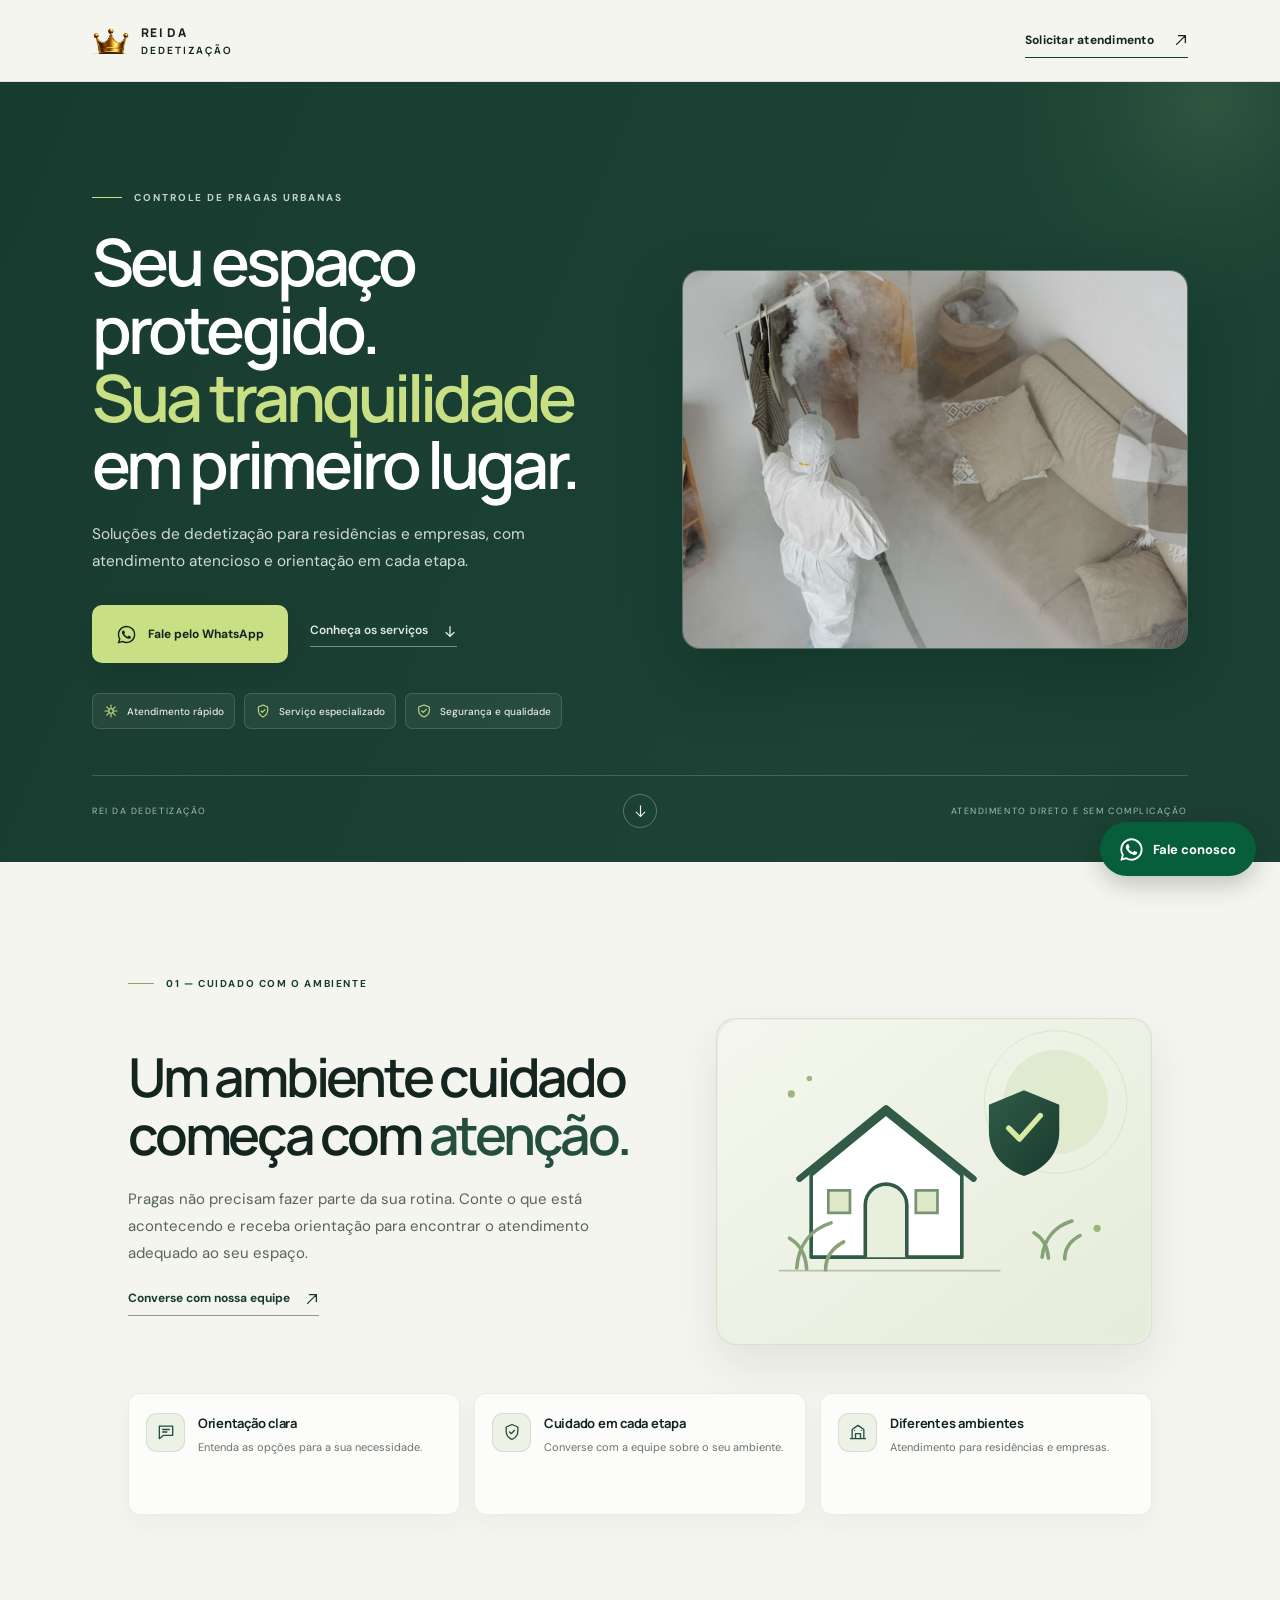
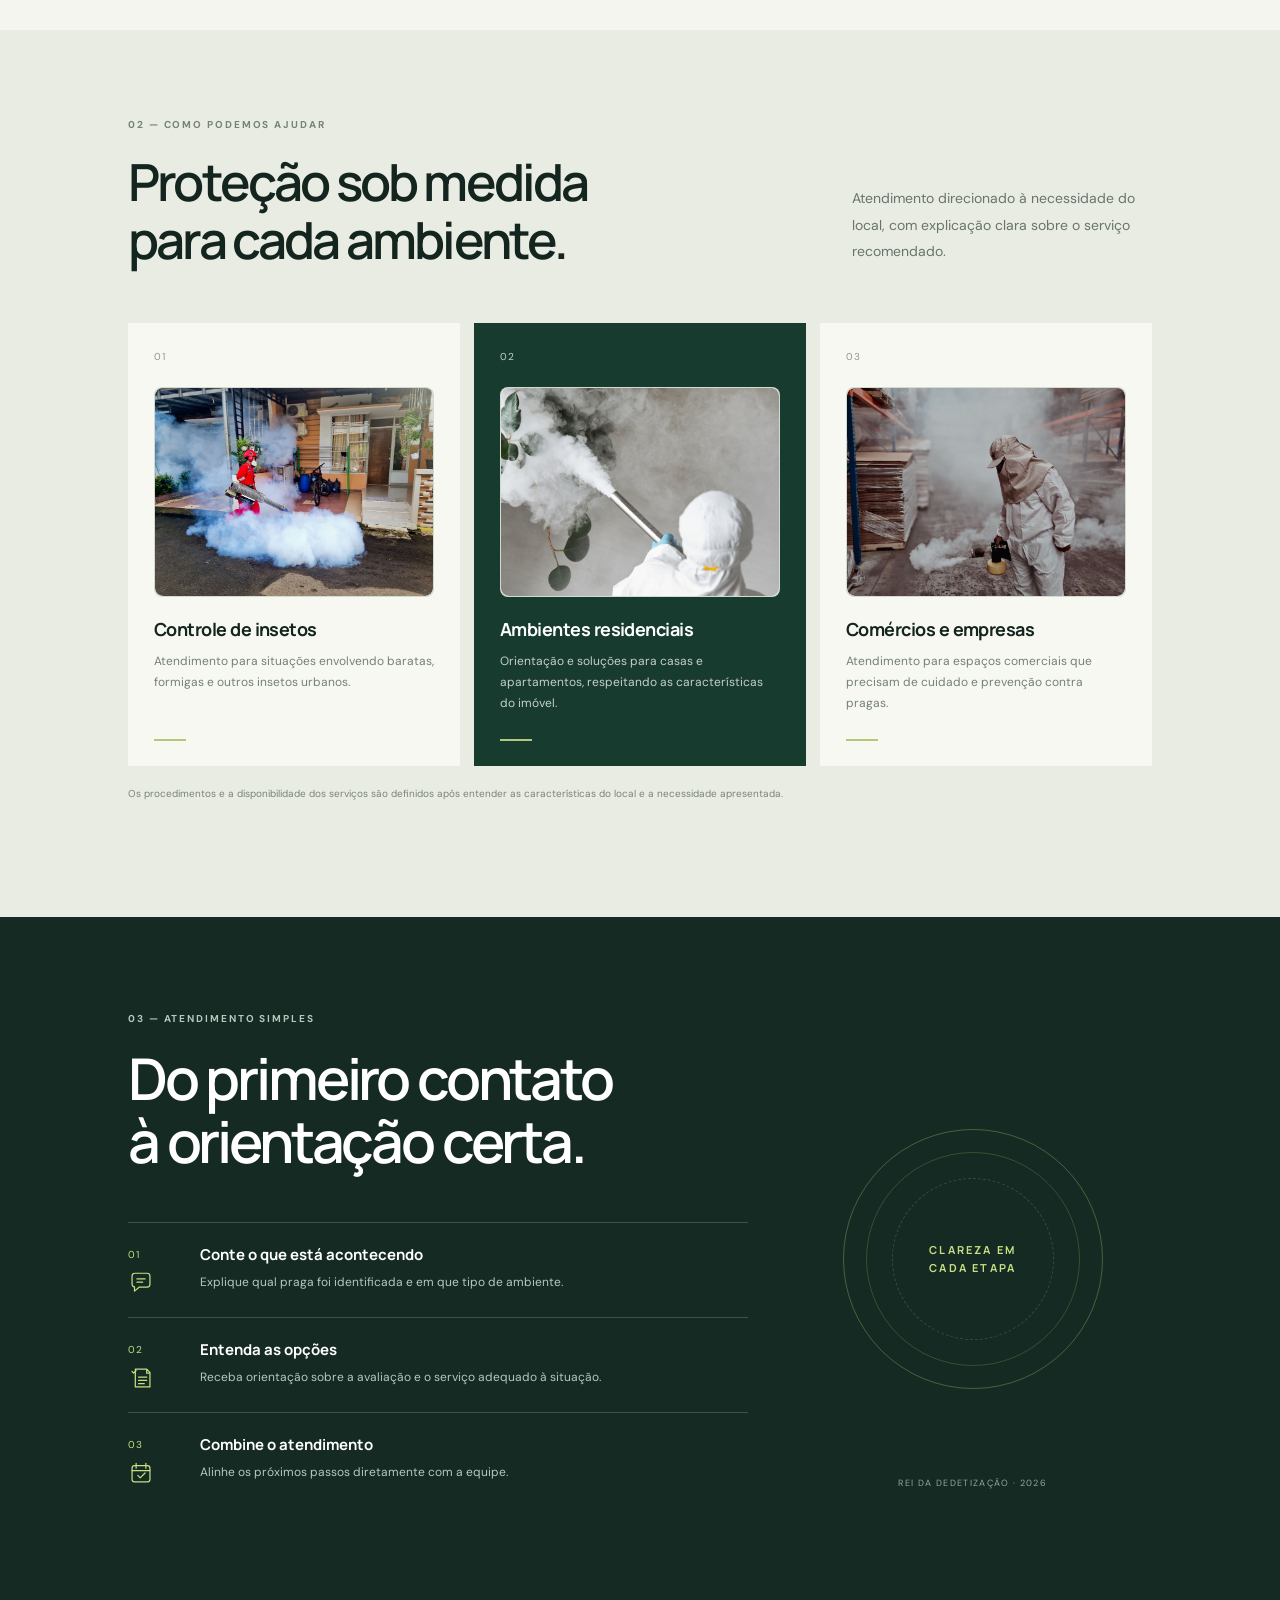
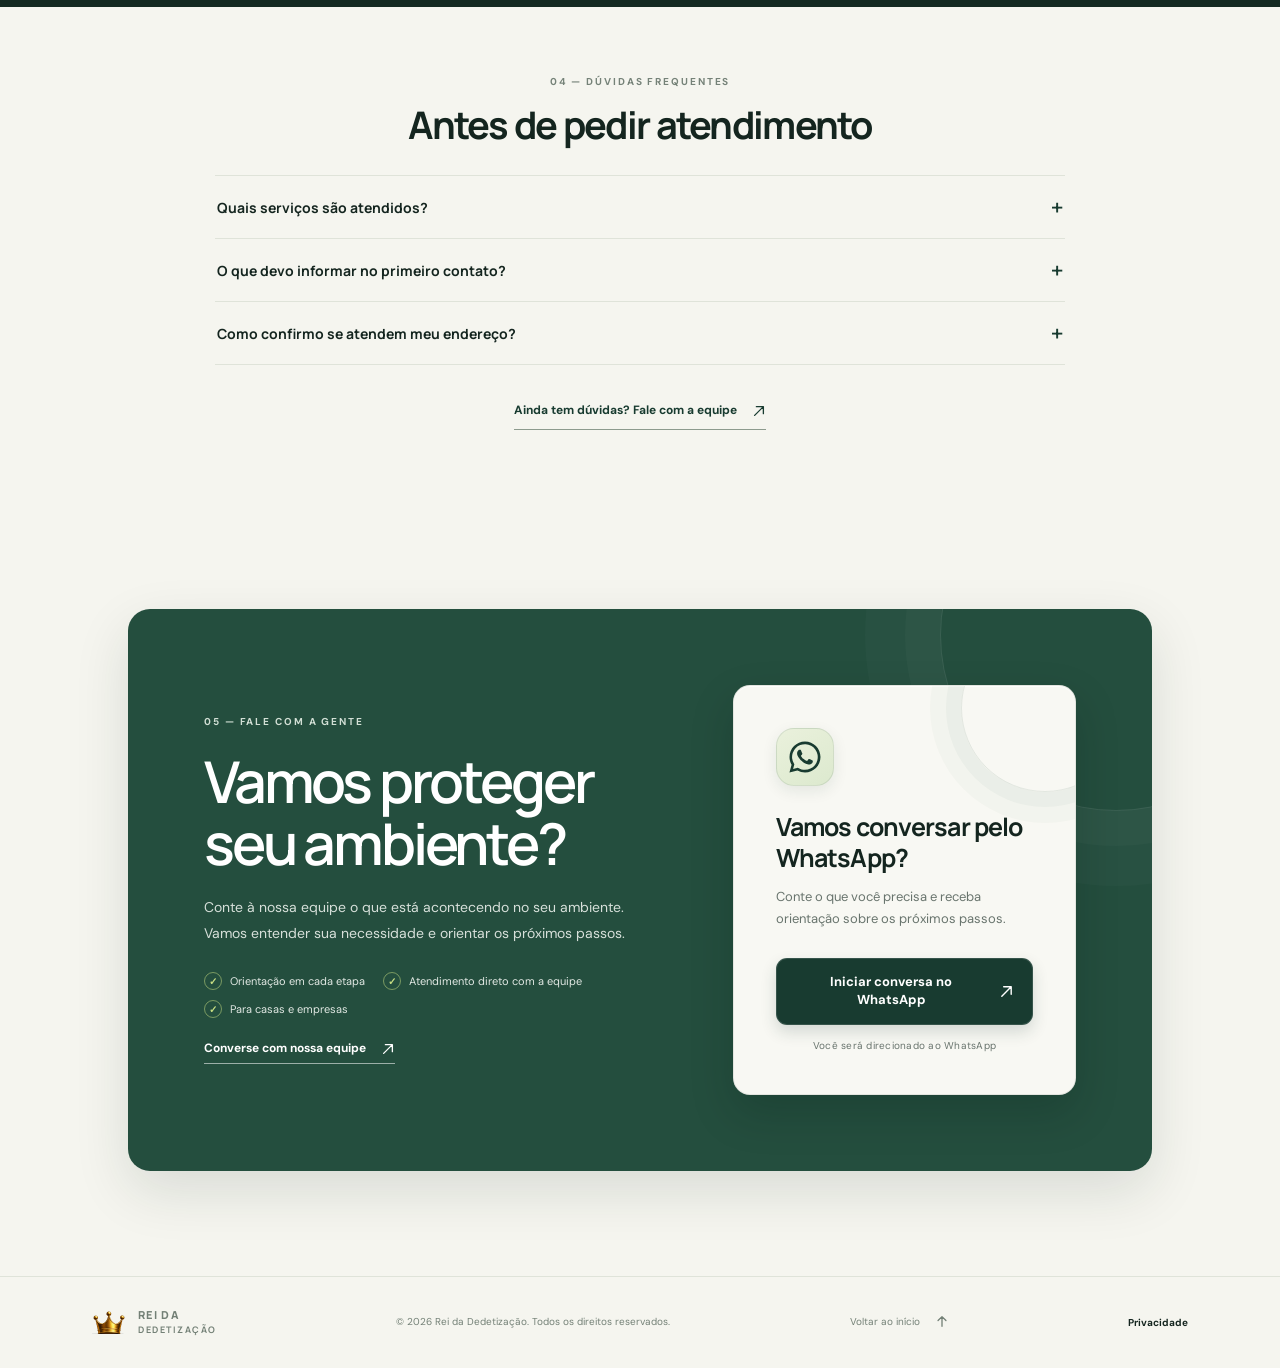
<file: index.html>
<!doctype html>
<html lang="pt-BR">
  <link rel="stylesheet" href="styles.css">
<head>
  <meta charset="utf-8">
  <meta name="viewport" content="width=device-width, initial-scale=1">
  <meta name="theme-color" content="#10251f">
  <meta name="description" content="Dedetização e controle de pragas urbanas para residências e empresas. Atendimento para baratas, formigas e outros insetos, com orientação direta pelo WhatsApp.">
  <meta property="og:title" content="Rei da Dedetização | Proteção para seu espaço">
  <meta property="og:description" content="Dedetização e controle de pragas urbanas para residências e empresas, com orientação direta pelo WhatsApp.">
  <meta property="og:type" content="website">
  <meta property="og:locale" content="pt_BR">
  <title>Rei da Dedetização | Proteção para seu espaço</title>
  <link rel="icon" type="image/png" href="assets/favicon-coroa.png" sizes="256x256">
  <link rel="preconnect" href="https://fonts.googleapis.com">
  <link rel="preconnect" href="https://fonts.gstatic.com" crossorigin>
  <link href="https://fonts.googleapis.com/css2?family=DM+Sans:wght@400;500;600;700&family=Manrope:wght@400;500;600;700;800&display=swap" rel="stylesheet">
  <link rel="stylesheet" href="styles.css">
</head>
<body class="landing-page">
  <header class="site-header">
    <a class="brand" href="#inicio" aria-label="Rei da Dedetização, início">
      <span class="brand-mark" aria-hidden="true"><img class="brand-crown" src="assets/logo-coroa-rei.png" width="135" height="95" alt=""></span>
      <span class="brand-name">REI DA <strong>DEDETIZAÇÃO</strong></span>
    </a>
    <a class="header-cta" href="https://wa.me/message/2HGAC7V32YFZE1" target="_blank" rel="noopener noreferrer">Solicitar atendimento <svg class="inline-arrow" viewBox="0 0 16 16" aria-hidden="true"><path d="M3 13 13 3M5 3h8v8"/></svg></a>
  </header>

  <main>
    <section class="hero" id="inicio">
      <div class="hero-copy">
        <div class="eyebrow"><span class="eyebrow-line"></span> CONTROLE DE PRAGAS URBANAS</div>
        <h1><span class="hero-word">Seu</span> <span class="hero-word">espaço</span> <span class="hero-word">protegido.</span><br><em><span class="hero-word">Sua</span> <span class="hero-word">tranquilidade</span></em> <span class="hero-word">em</span> <span class="hero-word">primeiro</span> <span class="hero-word">lugar.</span></h1>
        <p class="hero-text">Soluções de dedetização para residências e empresas, com atendimento atencioso e orientação em cada etapa.</p>
        <div class="hero-actions">
          <a class="button button-primary" href="https://wa.me/message/2HGAC7V32YFZE1" target="_blank" rel="noopener noreferrer"><svg class="hero-whatsapp-icon" viewBox="0 0 32 32" aria-hidden="true"><path d="M16.04 2.67c-7.37 0-13.36 5.99-13.36 13.36 0 2.36.62 4.67 1.8 6.69l-1.92 7.02 7.18-1.88a13.3 13.3 0 0 0 6.29 1.59h.01c7.37 0 13.36-5.99 13.36-13.36 0-3.57-1.39-6.93-3.92-9.45a13.27 13.27 0 0 0-9.44-3.97Zm0 24.51h-.01a11.08 11.08 0 0 1-5.64-1.54l-.4-.24-4.26 1.12 1.14-4.15-.26-.43a11.1 11.1 0 0 1-1.7-5.91c0-6.15 5-11.15 11.14-11.15 2.98 0 5.78 1.16 7.89 3.27a11.08 11.08 0 0 1 3.26 7.9c0 6.14-5 11.13-11.16 11.13Zm6.12-8.34c-.34-.17-2.01-.99-2.32-1.1-.31-.12-.54-.17-.76.17-.23.34-.88 1.1-1.08 1.32-.2.23-.4.26-.74.09-.34-.17-1.43-.53-2.73-1.69-1.01-.9-1.69-2-1.89-2.34-.2-.34-.02-.52.15-.69.15-.15.34-.4.51-.59.17-.2.23-.34.34-.57.11-.23.06-.43-.03-.6-.09-.17-.76-1.83-1.05-2.51-.28-.66-.56-.57-.76-.58h-.65c-.23 0-.6.09-.91.43-.31.34-1.19 1.16-1.19 2.83s1.22 3.28 1.39 3.51c.17.23 2.4 3.66 5.82 5.13.81.35 1.44.56 1.93.72.81.26 1.55.22 2.13.13.65-.1 2.01-.82 2.29-1.61.28-.8.28-1.48.2-1.61-.09-.14-.31-.23-.65-.4Z"/></svg>Fale pelo WhatsApp</a>
          <a class="text-link" href="#servicos">Conheça os serviços <svg class="inline-arrow down-arrow" viewBox="0 0 16 16" aria-hidden="true"><path d="M8 2v11M3.5 8.5 8 13l4.5-4.5"/></svg></a>
        </div>
        <ul class="hero-trust" aria-label="Diferenciais do atendimento">
          <li><svg viewBox="0 0 24 24" aria-hidden="true"><path d="M12 3v5m0 8v5M3 12h5m8 0h5M5.64 5.64l3.54 3.54m5.64 5.64 3.54 3.54m0-12.72-3.54 3.54m-5.64 5.64-3.54 3.54"/><circle cx="12" cy="12" r="3.25"/></svg><span>Atendimento rápido</span></li>
          <li><svg viewBox="0 0 24 24" aria-hidden="true"><path d="m12 3 7 3v5c0 4.4-2.8 8-7 10-4.2-2-7-5.6-7-10V6l7-3Z"/><path d="m9 12 2 2 4-4"/></svg><span>Serviço especializado</span></li>
          <li><svg viewBox="0 0 24 24" aria-hidden="true"><path d="M12 3 4 6v5c0 4.5 3.2 8.2 8 10 4.8-1.8 8-5.5 8-10V6l-8-3Z"/><path d="m8.5 12 2.2 2.2 4.8-4.8"/></svg><span>Segurança e qualidade</span></li>
        </ul>
      </div>
      <div class="hero-art">
        <div class="hero-photo-frame">
          <img class="hero-photo" src="assets/hero-atendimento.jpg" width="1600" height="1068" alt="Profissional com equipamento de proteção realizando fumigação em uma sala" fetchpriority="high" decoding="async">
        </div>
      </div>
      <div class="hero-bottom"><span>REI DA DEDETIZAÇÃO</span><a class="hero-scroll-cue" href="#ambiente" aria-label="Rolar até a seção Cuidado com o Ambiente"><svg viewBox="0 0 24 24" aria-hidden="true"><path d="M12 4v15m-6-6 6 6 6-6"/></svg></a><span>ATENDIMENTO DIRETO E SEM COMPLICAÇÃO</span></div>
    </section>

    <section class="intro section-wrap" id="ambiente">
      <div class="section-kicker">01 — CUIDADO COM O AMBIENTE</div>
      <div class="intro-grid">
        <div class="intro-copy">
          <h2>Um ambiente cuidado começa com <span>atenção.</span></h2>
          <p>Pragas não precisam fazer parte da sua rotina. Conte o que está acontecendo e receba orientação para encontrar o atendimento adequado ao seu espaço.</p>
          <a class="underlined-link" href="https://wa.me/message/2HGAC7V32YFZE1" target="_blank" rel="noopener noreferrer">Converse com nossa equipe <svg class="inline-arrow" viewBox="0 0 16 16" aria-hidden="true"><path d="M3 13 13 3M5 3h8v8"/></svg></a>
        </div>
        <div class="intro-visual" role="img" aria-label="Ilustração de uma casa com elementos de cuidado e proteção">
          <svg viewBox="0 0 480 360" aria-hidden="true" focusable="false">
            <defs>
              <linearGradient id="care-panel" x1="0" y1="0" x2="1" y2="1"><stop stop-color="#f5f7ee"/><stop offset="1" stop-color="#e5ecda"/></linearGradient>
              <linearGradient id="care-shield" x1="0" y1="0" x2="1" y2="1"><stop stop-color="#315b47"/><stop offset="1" stop-color="#183b30"/></linearGradient>
            </defs>
            <rect x="1" y="1" width="478" height="358" rx="24" fill="url(#care-panel)"/>
            <circle cx="375" cy="92" r="58" fill="#dce8c8" opacity=".72"/>
            <circle cx="375" cy="92" r="79" fill="none" stroke="#bed19b" stroke-opacity=".45"/>
            <path d="M69 279h244" fill="none" stroke="#b4c3ab" stroke-linecap="round" stroke-width="2"/>
            <path d="m104 173 83-68 84 68v91H104v-91Z" fill="#fff" stroke="#315b47" stroke-linejoin="round" stroke-width="4"/>
            <path d="m91 177 96-78 97 78" fill="none" stroke="#315b47" stroke-linecap="round" stroke-linejoin="round" stroke-width="7"/>
            <path d="M164 264v-58a23 23 0 0 1 46 0v58" fill="#e8efdc" stroke="#315b47" stroke-width="4"/>
            <path d="M123 190h24v25h-24zm121 0h-24v25h24z" fill="#dce8c8" stroke="#789273" stroke-width="3"/>
            <path d="M340 174c-24-8-39-26-39-49V95l39-16 39 16v30c0 23-15 41-39 49Z" fill="url(#care-shield)"/>
            <path d="m323 121 12 12 23-26" fill="none" stroke="#d8eaa1" stroke-linecap="round" stroke-linejoin="round" stroke-width="6"/>
            <path d="M88 276c2-26 16-43 38-50m-27 51c-1-16-7-27-19-34m40 35c0-14 7-24 20-31" fill="none" stroke="#86a276" stroke-linecap="round" stroke-linejoin="round" stroke-width="4"/>
            <path d="M360 264c2-20 14-34 33-40m-26 41c-1-13-6-22-16-28m34 29c0-12 6-20 17-26" fill="none" stroke="#86a276" stroke-linecap="round" stroke-linejoin="round" stroke-width="4"/>
            <circle cx="82" cy="83" r="4" fill="#9bb77c"/><circle cx="102" cy="66" r="3" fill="#9bb77c"/><circle cx="421" cy="232" r="4" fill="#9bb77c"/>
          </svg>
        </div>
      </div>
      <ul class="intro-benefits" aria-label="Informações sobre o atendimento">
        <li><span class="intro-benefit-icon" aria-hidden="true"><svg viewBox="0 0 24 24"><path d="M4 5h16v11H9l-5 4V5Z"/><path d="M8 9h8M8 12h5"/></svg></span><span><strong>Orientação clara</strong><small>Entenda as opções para a sua necessidade.</small></span></li>
        <li><span class="intro-benefit-icon" aria-hidden="true"><svg viewBox="0 0 24 24"><path d="M12 3 5 6v5c0 4.2 2.6 7.7 7 10 4.4-2.3 7-5.8 7-10V6l-7-3Z"/><path d="m9 12 2 2 4-4"/></svg></span><span><strong>Cuidado em cada etapa</strong><small>Converse com a equipe sobre o seu ambiente.</small></span></li>
        <li><span class="intro-benefit-icon" aria-hidden="true"><svg viewBox="0 0 24 24"><path d="M3 20h18M5 20V9l7-5 7 5v11M9 20v-6h6v6"/><path d="M8 10h.01M16 10h.01"/></svg></span><span><strong>Diferentes ambientes</strong><small>Atendimento para residências e empresas.</small></span></li>
      </ul>
    </section>

    <section class="services section-wrap" id="servicos">
      <div class="section-heading">
        <div><div class="section-kicker">02 — COMO PODEMOS AJUDAR</div><h2>Proteção sob medida<br>para cada ambiente.</h2></div>
        <p>Atendimento direcionado à necessidade do local, com explicação clara sobre o serviço recomendado.</p>
      </div>
      <div class="service-grid">
        <article class="service-card">
          <span class="service-number">01</span>
          <div class="service-image"><img src="assets/controle-insetos.jpg" width="900" height="675" alt="Profissional realizando controle de pragas com equipamento de nebulização em área externa" loading="lazy" decoding="async"></div>
          <h3>Controle de insetos</h3><p>Atendimento para situações envolvendo baratas, formigas e outros insetos urbanos.</p>
          <span class="card-line"></span>
        </article>
        <article class="service-card featured">
          <span class="service-number">02</span>
          <div class="service-image"><img src="assets/atendimento-residencial.jpg" width="900" height="1349" alt="Profissional com equipamento de fumigação em ambiente interno residencial" loading="lazy" decoding="async"></div>
          <h3>Ambientes residenciais</h3><p>Orientação e soluções para casas e apartamentos, respeitando as características do imóvel.</p>
          <span class="card-line"></span>
        </article>
        <article class="service-card">
          <span class="service-number">03</span>
          <div class="service-image"><img src="assets/atendimento-comercial.jpg" width="900" height="1200" alt="Profissional equipado realizando fumigação em um galpão comercial" loading="lazy" decoding="async"></div>
          <h3>Comércios e empresas</h3><p>Atendimento para espaços comerciais que precisam de cuidado e prevenção contra pragas.</p>
          <span class="card-line"></span>
        </article>
      </div>
      <p class="service-disclaimer">Os procedimentos e a disponibilidade dos serviços são definidos após entender as características do local e a necessidade apresentada.</p>
    </section>

    <section class="process">
      <div class="process-inner">
        <div class="section-kicker light">03 — ATENDIMENTO SIMPLES</div>
        <h2>Do primeiro contato<br>à orientação certa.</h2>
        <div class="steps">
          <div class="step"><div class="step-marker"><span>01</span><svg viewBox="0 0 32 32" aria-hidden="true"><path d="M5 7.5A3.5 3.5 0 0 1 8.5 4h15A3.5 3.5 0 0 1 27 7.5v10a3.5 3.5 0 0 1-3.5 3.5H14l-6 5v-5.2A3.5 3.5 0 0 1 5 17.5v-10Z"/><path d="M11 11h10M11 15h7"/></svg></div><div><h3>Conte o que está acontecendo</h3><p>Explique qual praga foi identificada e em que tipo de ambiente.</p></div></div>
          <div class="step"><div class="step-marker"><span>02</span><svg viewBox="0 0 32 32" aria-hidden="true"><path d="M9 5h14l4 4v18H9zM23 5v5h4M13 15h10M13 19h10M13 23h7"/><path d="m5 8 2 2 3-3"/></svg></div><div><h3>Entenda as opções</h3><p>Receba orientação sobre a avaliação e o serviço adequado à situação.</p></div></div>
          <div class="step"><div class="step-marker"><span>03</span><svg viewBox="0 0 32 32" aria-hidden="true"><rect x="5" y="7" width="22" height="20" rx="3"/><path d="M10 4v6M22 4v6M5 13h22m-15 6 3 3 6-6"/></svg></div><div><h3>Combine o atendimento</h3><p>Alinhe os próximos passos diretamente com a equipe.</p></div></div>
        </div>
      </div>
      <div class="process-side"><div class="side-ring"></div><span>CLAREZA EM<br>CADA ETAPA</span><div class="side-small">REI DA DEDETIZAÇÃO · 2026</div></div>
    </section>

    <section class="faq section-wrap" id="duvidas" aria-labelledby="faq-title">
      <div class="faq-heading">
        <div class="section-kicker">04 — DÚVIDAS FREQUENTES</div>
        <h2 id="faq-title">Antes de pedir atendimento</h2>
      </div>
      <div class="faq-list">
        <details class="faq-item">
          <summary>Quais serviços são atendidos?</summary>
          <p>A empresa oferece controle de insetos, incluindo baratas, formigas e outros insetos urbanos, além de atendimento para ambientes residenciais e comerciais. A disponibilidade é definida após entender o local e a necessidade.</p>
        </details>
        <details class="faq-item">
          <summary>O que devo informar no primeiro contato?</summary>
          <p>Conte qual praga foi identificada e se o ambiente é residencial ou comercial. A equipe poderá orientar sobre a avaliação e os próximos passos.</p>
        </details>
        <details class="faq-item">
          <summary>Como confirmo se atendem meu endereço?</summary>
          <p>Envie sua localização pelo WhatsApp para a equipe confirmar a disponibilidade do atendimento para o seu endereço.</p>
        </details>
      </div>
      <a class="faq-contact-link" href="https://wa.me/message/2HGAC7V32YFZE1" target="_blank" rel="noopener noreferrer">Ainda tem dúvidas? Fale com a equipe <svg class="inline-arrow" viewBox="0 0 16 16" aria-hidden="true"><path d="M3 13 13 3M5 3h8v8"/></svg></a>
    </section>

    <section class="contact section-wrap" id="contato">
      <div class="contact-panel">
        <div class="contact-copy">
          <div class="section-kicker light">05 — FALE COM A GENTE</div>
          <h2>Vamos proteger<br>seu ambiente?</h2>
          <p>Conte à nossa equipe o que está acontecendo no seu ambiente. Vamos entender sua necessidade e orientar os próximos passos.</p>
          <ul class="contact-signals" aria-label="Como é o atendimento">
            <li><span aria-hidden="true">✓</span>Orientação em cada etapa</li>
            <li><span aria-hidden="true">✓</span>Atendimento direto com a equipe</li>
            <li><span aria-hidden="true">✓</span>Para casas e empresas</li>
          </ul>
          <a class="contact-invite" href="https://wa.me/message/2HGAC7V32YFZE1" target="_blank" rel="noopener noreferrer">Converse com nossa equipe <svg class="inline-arrow" viewBox="0 0 16 16" aria-hidden="true"><path d="M3 13 13 3M5 3h8v8"/></svg></a>
        </div>
        <div class="contact-card">
          <span class="contact-whatsapp-icon" aria-hidden="true"><svg viewBox="0 0 32 32" focusable="false"><path d="M16 .5C7.45.5.5 7.45.5 16c0 2.73.72 5.41 2.08 7.77L.45 31.5l7.94-2.08A15.44 15.44 0 0 0 16 31.5c8.55 0 15.5-6.95 15.5-15.5S24.55.5 16 .5Zm0 28.37c-2.37 0-4.69-.64-6.71-1.85l-.48-.29-4.71 1.23 1.26-4.59-.31-.5A12.84 12.84 0 1 1 16 28.87Zm7.04-9.62c-.39-.2-2.29-1.13-2.65-1.26-.36-.13-.61-.2-.87.2-.26.39-1 1.26-1.23 1.52-.23.26-.45.29-.84.1-.39-.2-1.64-.61-3.13-1.94-1.16-1.04-1.94-2.32-2.17-2.71-.23-.39-.02-.6.17-.79.18-.18.39-.45.58-.68.19-.23.26-.39.39-.65.13-.26.07-.49-.03-.68-.1-.2-.87-2.1-1.19-2.87-.31-.75-.63-.65-.87-.66h-.74c-.26 0-.68.1-1.03.49-.36.39-1.36 1.33-1.36 3.23s1.39 3.75 1.58 4.01c.19.26 2.74 4.18 6.64 5.87.93.4 1.65.64 2.22.82.93.3 1.77.26 2.43.16.74-.11 2.29-.94 2.61-1.84.32-.91.32-1.68.23-1.84-.1-.16-.36-.26-.74-.45Z"/></svg></span>
          <h3>Vamos conversar pelo WhatsApp?</h3>
          <p>Conte o que você precisa e receba orientação sobre os próximos passos.</p>
          <a class="contact-whatsapp-button" href="https://wa.me/message/2HGAC7V32YFZE1" target="_blank" rel="noopener noreferrer">Iniciar conversa no WhatsApp <svg viewBox="0 0 16 16" aria-hidden="true"><path d="M3 13 13 3M5 3h8v8"/></svg></a>
          <span class="contact-card-note">Você será direcionado ao WhatsApp</span>
        </div>
      </div>
    </section>

  </main>

  <footer class="footer">
    <a class="brand footer-brand" href="#inicio"><span class="brand-mark" aria-hidden="true"><img class="brand-crown" src="assets/logo-coroa-rei.png" width="135" height="95" alt=""></span><span class="brand-name">REI DA <strong>DEDETIZAÇÃO</strong></span></a>
    <span>© 2026 Rei da Dedetização. Todos os direitos reservados.</span>
    <a href="#inicio">Voltar ao início <svg class="inline-arrow up-arrow" viewBox="0 0 16 16" aria-hidden="true"><path d="M8 14V3M3.5 7.5 8 3l4.5 4.5"/></svg></a><a href="privacidade.html">Privacidade</a>
  </footer>
  <a class="whatsapp-float" href="https://wa.me/message/2HGAC7V32YFZE1" target="_blank" rel="noopener noreferrer" aria-label="Fale conosco pelo WhatsApp (abre em nova aba)">
    <svg viewBox="0 0 32 32" aria-hidden="true" focusable="false"><path d="M16 .5C7.45.5.5 7.45.5 16c0 2.73.72 5.41 2.08 7.77L.45 31.5l7.94-2.08A15.44 15.44 0 0 0 16 31.5c8.55 0 15.5-6.95 15.5-15.5S24.55.5 16 .5Zm0 28.37c-2.37 0-4.69-.64-6.71-1.85l-.48-.29-4.71 1.23 1.26-4.59-.31-.5A12.84 12.84 0 1 1 16 28.87Zm7.04-9.62c-.39-.2-2.29-1.13-2.65-1.26-.36-.13-.61-.2-.87.2-.26.39-1 1.26-1.23 1.52-.23.26-.45.29-.84.1-.39-.2-1.64-.61-3.13-1.94-1.16-1.04-1.94-2.32-2.17-2.71-.23-.39-.02-.6.17-.79.18-.18.39-.45.58-.68.19-.23.26-.39.39-.65.13-.26.07-.49-.03-.68-.1-.2-.87-2.1-1.19-2.87-.31-.75-.63-.65-.87-.66h-.74c-.26 0-.68.1-1.03.49-.36.39-1.36 1.33-1.36 3.23s1.39 3.75 1.58 4.01c.19.26 2.74 4.18 6.64 5.87.93.4 1.65.64 2.22.82.93.3 1.77.26 2.43.16.74-.11 2.29-.94 2.61-1.84.32-.91.32-1.68.23-1.84-.1-.16-.36-.26-.74-.45Z"/></svg>
    <span>Fale conosco</span>
  </a>
  <script src="script.js"></script>
</body>
</html>
</file>
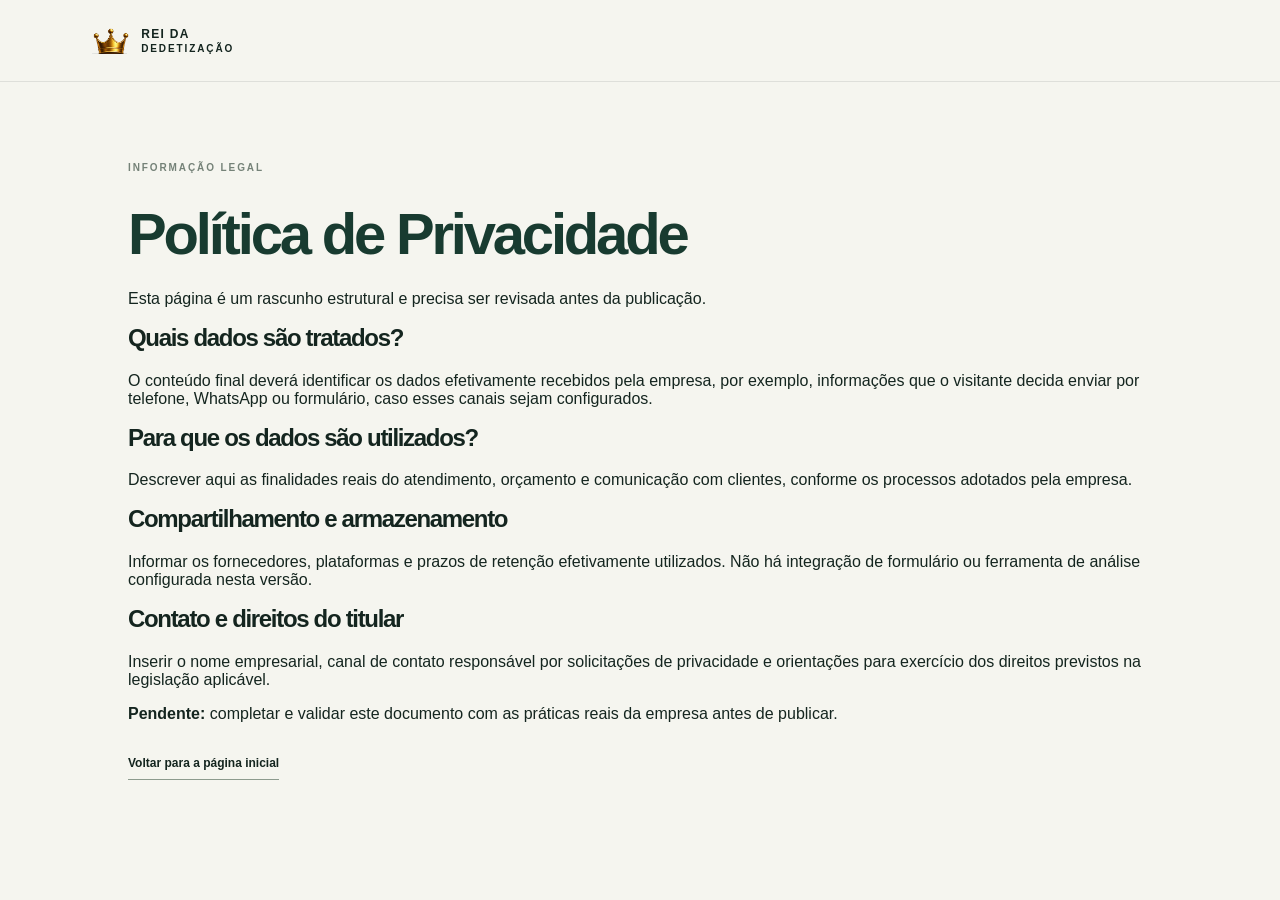
<file: privacidade.html>
<!doctype html>
<html lang="pt-BR">
<head>
  <meta charset="utf-8">
  <meta name="viewport" content="width=device-width, initial-scale=1">
  <meta name="robots" content="noindex,follow">
  <title>Política de Privacidade | Rei da Dedetização</title>
  <link rel="icon" type="image/png" href="assets/favicon-coroa.png" sizes="256x256">
  <link rel="stylesheet" href="styles.css">
</head>
<body>
  <header class="site-header">
    <a class="brand" href="index.html" aria-label="Rei da Dedetização, página inicial"><span class="brand-mark" aria-hidden="true"><img class="brand-crown" src="assets/logo-coroa-rei.png" width="135" height="95" alt=""></span><span class="brand-name">REI DA <strong>DEDETIZAÇÃO</strong></span></a>
  </header>
  <main class="section-wrap" style="padding-top:80px;padding-bottom:100px;min-height:70vh">
    <div class="section-kicker">INFORMAÇÃO LEGAL</div>
    <h1 style="color:#183b30;font-size:clamp(38px,6vw,58px)">Política de Privacidade</h1>
    <p>Esta página é um rascunho estrutural e precisa ser revisada antes da publicação.</p>
    <h2 style="font-size:24px">Quais dados são tratados?</h2>
    <p>O conteúdo final deverá identificar os dados efetivamente recebidos pela empresa, por exemplo, informações que o visitante decida enviar por telefone, WhatsApp ou formulário, caso esses canais sejam configurados.</p>
    <h2 style="font-size:24px">Para que os dados são utilizados?</h2>
    <p>Descrever aqui as finalidades reais do atendimento, orçamento e comunicação com clientes, conforme os processos adotados pela empresa.</p>
    <h2 style="font-size:24px">Compartilhamento e armazenamento</h2>
    <p>Informar os fornecedores, plataformas e prazos de retenção efetivamente utilizados. Não há integração de formulário ou ferramenta de análise configurada nesta versão.</p>
    <h2 style="font-size:24px">Contato e direitos do titular</h2>
    <p>Inserir o nome empresarial, canal de contato responsável por solicitações de privacidade e orientações para exercício dos direitos previstos na legislação aplicável.</p>
    <p><strong>Pendente:</strong> completar e validar este documento com as práticas reais da empresa antes de publicar.</p>
    <a class="underlined-link" href="index.html">Voltar para a página inicial</a>
  </main>
</body>
</html>
</file>
<file: styles.css>
:root{--ink:#14251f;--green:#183b30;--green2:#244e3e;--lime:#c8df83;--paper:#f5f5ef;--muted:#68746d;--line:#dfe3d9;--white:#fff}
*{box-sizing:border-box}html{scroll-behavior:smooth}body{margin:0;background:var(--paper);color:var(--ink);font-family:"DM Sans",sans-serif;-webkit-font-smoothing:antialiased}a{color:inherit;text-decoration:none}.site-header{height:82px;padding:0 7.2%;display:flex;align-items:center;justify-content:space-between;border-bottom:1px solid rgba(20,37,31,.1);background:var(--paper);position:relative;z-index:5}.brand{display:flex;align-items:center;gap:11px}.brand-mark{width:38px;height:38px;display:block}.brand-mark svg{width:100%;height:100%;fill:var(--green)}.mark-cut{fill:none;stroke:var(--lime);stroke-width:3;stroke-linecap:round;stroke-linejoin:round}.brand-name{font:800 12px Manrope,sans-serif;letter-spacing:.11em}.brand-name strong{display:block;font-size:10px;letter-spacing:.19em;margin-top:2px}.header-cta{font-size:12px;font-weight:700;letter-spacing:.02em;border-bottom:1px solid var(--green);padding:9px 0}.header-cta span,.button span,.underlined-link span{margin-left:13px}.hero{min-height:690px;background:var(--green);color:white;padding:100px 7.2% 35px;position:relative;display:grid;grid-template-columns:1.08fr .92fr;overflow:hidden}.hero-copy{position:relative;z-index:2;max-width:650px}.eyebrow,.section-kicker{font-size:10px;font-weight:700;letter-spacing:.19em}.eyebrow{display:flex;align-items:center;gap:12px;color:#c5d2c9}.eyebrow-line{width:30px;height:1px;background:var(--lime)}h1,h2,h3,p{margin-top:0}h1,h2{font-family:Manrope,sans-serif;letter-spacing:-.055em}h1{font-size:clamp(42px,5.4vw,76px);line-height:1.08;font-weight:600;margin:30px 0 24px}h1 em{font-style:normal;color:var(--lime)}.hero-text{font-size:16px;line-height:1.8;color:#d1dbd4;max-width:470px}.hero-actions{display:flex;align-items:center;gap:28px;margin-top:35px}.button{display:inline-flex;align-items:center;justify-content:center;min-height:54px;padding:0 22px;font-size:12px;font-weight:700;transition:transform .25s,background .25s}.button:hover{transform:translateY(-3px)}.button-primary{background:var(--lime);color:var(--ink)}.button-primary:hover{background:#d8eba0}.text-link{font-size:12px;font-weight:600;color:#e1e9e3;border-bottom:1px solid #789084;padding:0 0 8px}.hero-note{margin-top:62px;font-size:11px;color:#b8c9bf;display:flex;align-items:center;gap:10px}.note-dot{width:6px;height:6px;border-radius:50%;background:var(--lime)}.hero-art{min-height:440px;position:relative;display:flex;align-items:center;justify-content:center}.art-glow{position:absolute;width:390px;height:390px;border-radius:50%;background:radial-gradient(circle,rgba(200,223,131,.15),rgba(200,223,131,0) 68%)}.art-orbit{position:absolute;border:1px solid rgba(213,229,217,.18);border-radius:50%;width:390px;height:390px}.orbit-two{width:475px;height:475px;border-style:dashed;opacity:.5}.shield-illustration{position:relative;width:245px;filter:drop-shadow(0 24px 30px rgba(0,0,0,.2));animation:float 6s ease-in-out infinite}.shield-illustration svg{width:100%;overflow:visible}.shield-shadow{fill:#0e2b22;transform:translateY(10px)}.shield-main{fill:#d1e58f}.shield-inner{fill:#244d3c;stroke:#f0f5d8;stroke-width:1.5}.shield-check{fill:none;stroke:#d1e58f;stroke-width:10;stroke-linecap:round;stroke-linejoin:round}.art-caption{position:absolute;right:2%;bottom:12%;display:flex;gap:12px;align-items:center;font-size:9px;letter-spacing:.17em;line-height:1.7;color:#d0dcd3}.caption-rule{height:28px;width:2px;background:var(--lime)}.art-index{position:absolute;top:10%;right:2%;font-size:10px;letter-spacing:.15em;color:#9bb0a3}.hero-bottom{grid-column:1/-1;align-self:end;border-top:1px solid rgba(255,255,255,.18);padding-top:18px;display:flex;justify-content:space-between;font-size:9px;letter-spacing:.17em;color:#a9bdb1}.section-wrap{padding-left:10%;padding-right:10%}.intro{padding-top:120px;padding-bottom:125px}.section-kicker{color:#758278}.intro-grid{display:grid;grid-template-columns:1fr .7fr;gap:12%;margin-top:28px}.intro h2,.section-heading h2{font-size:clamp(34px,4vw,52px);line-height:1.13;font-weight:600;margin:0}.intro-copy{padding-top:7px}.intro-copy p,.section-heading>p{font-size:14px;line-height:1.9;color:var(--muted)}.underlined-link{display:inline-block;font-size:12px;font-weight:700;margin-top:17px;padding-bottom:9px;border-bottom:1px solid #8d9b8e}.services{padding-top:88px;padding-bottom:105px;background:#e9ece3}.section-heading{display:flex;justify-content:space-between;align-items:end;gap:50px}.section-heading h2{margin-top:22px}.section-heading>p{max-width:300px;margin-bottom:4px}.service-grid{display:grid;grid-template-columns:repeat(3,1fr);gap:14px;margin-top:54px}.service-card{background:#f8f8f3;min-height:300px;padding:27px 26px 25px;position:relative;display:flex;flex-direction:column;transition:transform .3s,box-shadow .3s}.service-card:hover{transform:translateY(-6px);box-shadow:0 18px 35px rgba(25,50,39,.08)}.service-card.featured{background:var(--green);color:white}.service-number{font-size:10px;letter-spacing:.12em;color:#8a978b}.featured .service-number{color:#c5d2c9}.service-icon{width:47px;height:47px;margin:28px 0 22px;border:1px solid #d6ddd2;display:grid;place-items:center}.featured .service-icon{border-color:#577365}.service-icon svg{width:25px;height:25px;fill:none;stroke:var(--green);stroke-width:1.7;stroke-linecap:round;stroke-linejoin:round}.featured .service-icon svg{stroke:var(--lime)}.service-card h3{font:700 18px Manrope,sans-serif;letter-spacing:-.03em;margin-bottom:10px}.service-card p{font-size:12px;line-height:1.75;color:#738076;margin-bottom:25px}.featured p{color:#c4d0c8}.card-line{height:2px;width:32px;background:#b4c879;margin-top:auto}.service-disclaimer{font-size:10px;line-height:1.6;color:#78847a;margin-top:20px}.process{background:#142a22;color:white;display:grid;grid-template-columns:1.3fr .7fr;padding:95px 10% 100px}.light{color:#b7c8bd}.process h2,.contact h2{font-size:clamp(38px,4.5vw,58px);line-height:1.1;font-weight:600;margin:22px 0 48px}.steps{max-width:620px}.step{display:grid;grid-template-columns:45px 1fr;gap:20px;padding:21px 0;border-top:1px solid rgba(255,255,255,.18)}.step>span{font-size:10px;color:var(--lime);letter-spacing:.1em;padding-top:4px}.step h3{font:700 15px Manrope,sans-serif;margin-bottom:7px}.step p{font-size:12px;color:#b8c8be;line-height:1.7;margin:0}.process-side{position:relative;display:flex;align-items:center;justify-content:center;min-height:330px;color:var(--lime);font:700 11px Manrope,sans-serif;letter-spacing:.2em;line-height:1.7;text-align:center}.side-ring{position:absolute;width:260px;height:260px;border:1px solid rgba(200,223,131,.3);border-radius:50%}.side-ring:before,.side-ring:after{content:"";position:absolute;border:1px solid rgba(200,223,131,.2);border-radius:50%;inset:22px}.side-ring:after{inset:48px;border-style:dashed}.side-small{position:absolute;bottom:18px;font:9px "DM Sans",sans-serif;color:#91a99a;letter-spacing:.15em}.footer{padding:27px 7.2%;display:flex;align-items:center;justify-content:space-between;gap:20px;border-top:1px solid var(--line);font-size:10px;color:#738076}.footer-brand .brand-mark{width:30px;height:30px}.footer-brand .brand-name{font-size:10px}.footer-brand .brand-name strong{font-size:8px}.footer>a:last-child{font-weight:700;color:var(--ink)}@keyframes float{0%,100%{transform:translateY(0)}50%{transform:translateY(-12px)}}@media(max-width:850px){.site-header{padding:0 5%;height:72px}.hero{padding:80px 7% 28px;grid-template-columns:1fr .8fr;min-height:640px}.section-wrap{padding-left:7%;padding-right:7%}.intro-grid{gap:7%}.process{padding-left:7%;padding-right:7%}.shield-illustration{width:200px}.art-orbit{width:310px;height:310px}.orbit-two{width:380px;height:380px}}@media(max-width:640px){.site-header{height:68px}.brand-mark{width:33px;height:33px}.brand-name{font-size:10px}.brand-name strong{font-size:8px}.header-cta{font-size:10px}.hero{display:flex;flex-direction:column;padding:72px 7% 25px;min-height:0}.hero-copy{width:100%}h1{font-size:clamp(41px,11vw,57px);margin:25px 0 20px}.hero-text{font-size:14px;max-width:420px}.hero-actions{gap:18px;flex-wrap:wrap;margin-top:27px}.button{min-height:50px;padding:0 17px}.text-link{font-size:11px}.hero-note{margin-top:36px;font-size:10px}.hero-art{min-height:310px;margin-top:10px}.shield-illustration{width:170px}.art-orbit{width:255px;height:255px}.orbit-two{width:305px;height:305px}.art-caption{right:0;bottom:5%;font-size:8px}.art-index{right:0;top:5%}.hero-bottom{margin-top:15px;font-size:8px;gap:15px;line-height:1.6}.hero-bottom span:last-child{text-align:right}.intro{padding-top:78px;padding-bottom:82px}.intro-grid{grid-template-columns:1fr;gap:22px;margin-top:22px}.intro h2,.section-heading h2{font-size:37px}.intro-copy p{font-size:13px}.services{padding-top:72px;padding-bottom:75px}.section-heading{display:block}.section-heading>p{margin-top:20px;font-size:13px}.service-grid{grid-template-columns:1fr;gap:10px;margin-top:32px}.service-card{min-height:260px;padding:23px}.service-icon{margin:21px 0 17px}.service-card p{max-width:390px}.process{grid-template-columns:1fr;padding:73px 7% 68px}.process h2,.contact h2{font-size:42px;margin-bottom:32px}.process-side{min-height:230px;margin-top:25px}.side-ring{width:210px;height:210px}.footer{padding:24px 7%;display:grid;grid-template-columns:1fr auto}.footer>span{grid-column:1/-1;grid-row:2;font-size:9px}.footer>a:last-child{font-size:9px}}@media(max-width:360px){.header-cta{font-size:9px}.hero-actions{align-items:flex-start;flex-direction:column}.hero-bottom{letter-spacing:.08em}.intro h2,.section-heading h2{font-size:33px}}@media(prefers-reduced-motion:reduce){*,*::before,*::after{scroll-behavior:auto!important;animation-duration:.01ms!important;animation-iteration-count:1!important;transition-duration:.01ms!important}}

.inline-arrow{width:14px;height:14px;fill:none;stroke:currentColor;stroke-width:1.5;stroke-linecap:round;stroke-linejoin:round;vertical-align:middle;margin-left:12px}.down-arrow{transform:translateY(2px)}.up-arrow{transform:translateY(-1px)}

.whatsapp-float{position:fixed;inset:auto 24px 24px auto;z-index:20;display:inline-flex;align-items:center;justify-content:center;gap:10px;min-height:54px;max-width:calc(100vw - 40px);margin:0;padding:0 20px;border-radius:999px;background:#075e3b;color:#fff;font:700 13px "DM Sans",sans-serif;box-shadow:0 8px 24px rgba(10,38,26,.24);transition:background-color .2s ease,transform .2s ease,box-shadow .2s ease}.whatsapp-float:hover{background:#064f32;transform:translateY(-3px);box-shadow:0 12px 28px rgba(10,38,26,.3)}.whatsapp-float:focus-visible{outline:3px solid #fff;outline-offset:3px;box-shadow:0 0 0 6px #14251f}.whatsapp-float svg{width:23px;height:23px;fill:currentColor;flex:none}@media(max-width:640px){.whatsapp-float{right:calc(20px + env(safe-area-inset-right,0px));bottom:calc(24px + env(safe-area-inset-bottom,0px));min-height:50px;padding:0 15px;gap:8px;font-size:12px}.whatsapp-float svg{width:21px;height:21px}}
/* Section 04: contact */
.contact{position:relative;isolation:isolate;padding-top:105px;padding-bottom:105px}.contact-panel{position:relative;display:grid;grid-template-columns:minmax(0,1.08fr) minmax(320px,.82fr);align-items:center;gap:clamp(42px,6vw,88px);overflow:hidden;padding:clamp(44px,6vw,76px);border-radius:22px;background:var(--green2);color:#fff;box-shadow:0 20px 55px rgba(20,42,34,.12);animation:contactReveal .8s cubic-bezier(.2,.7,.2,1) both}.contact-panel:after{content:"";position:absolute;z-index:0;top:-150px;right:-140px;width:350px;height:350px;border:1px solid rgba(255,255,255,.1);border-radius:50%;box-shadow:0 0 0 35px rgba(255,255,255,.025),0 0 0 75px rgba(255,255,255,.02);pointer-events:none}.contact-copy,.contact-card{position:relative;z-index:1}.contact-copy{max-width:590px}.contact .section-kicker{color:#d2dfd5}.contact h2{margin:22px 0 20px;font-size:clamp(38px,4.5vw,58px);line-height:1.08;letter-spacing:-.055em}.contact-copy>p{max-width:470px;margin:0;color:#d7e0da;font-size:14px;line-height:1.85}.contact-signals{display:flex;flex-wrap:wrap;gap:10px 18px;margin:26px 0 0;padding:0;list-style:none}.contact-signals li{display:inline-flex;align-items:center;gap:8px;color:#e2e9e4;font-size:11px;line-height:1.5}.contact-signals li span{display:grid;place-items:center;width:18px;height:18px;border:1px solid rgba(200,223,131,.52);border-radius:50%;color:var(--lime);font-size:10px;font-weight:700}.contact-invite{display:table;margin-top:22px;padding-bottom:7px;border-bottom:1px solid rgba(255,255,255,.55);color:#fff;font-size:12px;font-weight:700;transition:color .2s ease,border-color .2s ease}.contact-invite:hover{border-color:var(--lime);color:var(--lime)}.contact-invite:focus-visible,.contact-whatsapp-button:focus-visible{outline:3px solid var(--lime);outline-offset:4px}.contact-card{position:relative;overflow:hidden;width:100%;padding:clamp(30px,3.6vw,42px);border:1px solid rgba(20,37,31,.09);border-radius:17px;background:#f8f8f3;color:var(--ink);box-shadow:0 18px 44px rgba(7,27,19,.2),inset 0 1px 0 rgba(255,255,255,.85)}.contact-card:before{content:"";position:absolute;top:-62px;right:-54px;width:166px;height:166px;border:1px solid rgba(36,78,62,.1);border-radius:50%;box-shadow:0 0 0 15px rgba(36,78,62,.035),0 0 0 31px rgba(36,78,62,.025);pointer-events:none}.contact-whatsapp-icon{position:relative;z-index:1;display:grid;place-items:center;width:58px;height:58px;margin-bottom:25px;border:1px solid rgba(24,59,48,.1);border-radius:18px;background:linear-gradient(145deg,#eaf1dc,#dce9ce);color:var(--green);box-shadow:0 5px 15px rgba(24,59,48,.09)}.contact-whatsapp-icon svg{width:32px;height:32px;fill:currentColor}.contact-card h3{position:relative;z-index:1;max-width:300px;margin:0 0 12px;font:700 clamp(21px,2.1vw,25px)/1.25 Manrope,sans-serif;letter-spacing:-.035em}.contact-card>p{position:relative;z-index:1;max-width:290px;margin:0 0 27px;color:#68746d;font-size:13px;line-height:1.75}.contact-whatsapp-button{position:relative;z-index:1;display:flex;align-items:center;justify-content:center;gap:11px;width:100%;min-height:58px;padding:14px 18px;border:1px solid rgba(255,255,255,.13);border-radius:11px;background:#183b30;color:#fff;text-align:center;font-size:13px;font-weight:700;line-height:1.4;box-shadow:0 7px 16px rgba(24,59,48,.16);transition:background-color .22s ease,transform .22s ease,box-shadow .22s ease}.contact-whatsapp-button:hover{transform:translateY(-2px);background:#2d5a47;box-shadow:0 11px 22px rgba(24,59,48,.24)}.contact-whatsapp-button:active{transform:translateY(0) scale(.985);background:#102c22;box-shadow:0 3px 8px rgba(24,59,48,.18)}.contact-whatsapp-button svg{width:15px;height:15px;flex:none;fill:none;stroke:currentColor;stroke-width:1.5;stroke-linecap:round;stroke-linejoin:round}.contact-card-note{position:relative;z-index:1;display:block;margin-top:14px;color:#68746d;text-align:center;font-size:10px;letter-spacing:.025em}.footer{min-height:92px;padding-top:22px;padding-bottom:22px;gap:clamp(16px,2.4vw,32px)}.footer-brand{flex:none;gap:12px}.footer-brand .brand-mark{width:34px;height:34px}.footer-brand .brand-name{font-size:11px;line-height:1.35;letter-spacing:.12em}.footer-brand .brand-name strong{font-size:9px;letter-spacing:.17em}.footer>span{line-height:1.6}.footer>a:not(.brand){white-space:nowrap;transition:color .2s ease}.footer>a:not(.brand):hover{color:var(--green)}@keyframes contactReveal{from{opacity:0;transform:translateY(18px)}to{opacity:1;transform:translateY(0)}}@media(max-width:900px){.contact-panel{grid-template-columns:minmax(0,1fr) minmax(290px,.9fr);gap:32px;padding:42px}.contact-signals{gap:9px 14px}.contact-card{padding:30px}}@media(max-width:760px){.contact-panel{grid-template-columns:minmax(0,1fr);gap:30px;padding:42px}.contact-copy{text-align:center;margin-inline:auto}.contact-copy>p{margin-inline:auto}.contact-signals{justify-content:center}.contact-invite{margin-inline:auto}.contact-card{max-width:500px;margin-inline:auto}.contact-card h3,.contact-card>p{max-width:380px}.footer{display:grid;grid-template-columns:minmax(0,1fr) auto;align-items:center;column-gap:18px;row-gap:15px}.footer-brand{grid-column:1/-1}.footer>span{grid-column:1/-1;grid-row:2}.footer>a:not(.brand){grid-row:3}.footer>a:nth-last-child(2){grid-column:1}.footer>a:last-child{grid-column:2;justify-self:end}}@media(max-width:640px){.contact{padding-top:72px;padding-bottom:72px}.contact-panel{gap:27px;padding:35px 22px;border-radius:18px}.contact h2{margin:18px 0;font-size:clamp(36px,9.5vw,44px)}.contact-copy>p{font-size:13px}.contact-signals{flex-direction:column;align-items:center;gap:10px;margin-top:22px}.contact-signals li{font-size:11px}.contact-invite{margin-top:20px}.contact-card{padding:28px 22px;border-radius:15px}.contact-whatsapp-icon{margin:0 auto 21px}.contact-card h3,.contact-card>p{margin-inline:auto}.contact-card>p{margin-bottom:22px}.contact-whatsapp-button{min-height:58px;font-size:13px}.contact-panel:after{top:-200px;right:-220px}.footer{padding:24px 7%;grid-template-columns:minmax(0,1fr) auto;row-gap:13px}.footer-brand{grid-column:1/-1}.footer>span{grid-column:1/-1;grid-row:2;font-size:9px}.footer>a:nth-last-child(2){grid-column:1;grid-row:3}.footer>a:last-child{grid-column:2;grid-row:3;font-size:9px}}@media(max-width:380px){.contact-panel{padding:32px 18px}.contact-whatsapp-button{padding-inline:12px;font-size:12px}.contact-signals li{font-size:10px}.footer-brand .brand-mark{width:30px;height:30px}.footer-brand .brand-name{font-size:10px}}@media(prefers-reduced-motion:reduce){.contact-panel{animation:none!important}}@supports (animation-timeline:view()){.contact-panel{animation:contactReveal linear both;animation-timeline:view();animation-range:entry 0% entry 45%}}
.brand-crown{display:block;width:100%;height:100%;object-fit:contain}

/* FAQ */
.faq{padding-top:68px;padding-bottom:74px}.faq-heading{text-align:center;margin:0 auto 28px}.faq-heading h2{margin:14px 0 0;font-size:clamp(28px,3.3vw,38px);line-height:1.2;letter-spacing:-.045em}.faq-list{max-width:850px;margin:0 auto;border-top:1px solid var(--line)}.faq-item{border-bottom:1px solid var(--line)}.faq-item summary{display:flex;align-items:center;justify-content:space-between;gap:20px;padding:20px 2px;cursor:pointer;list-style:none;color:var(--ink);font:700 14px/1.5 Manrope,sans-serif}.faq-item summary::-webkit-details-marker{display:none}.faq-item summary:after{content:"+";flex:none;color:var(--green);font:500 22px/1 "DM Sans",sans-serif;transition:transform .2s ease}.faq-item[open] summary:after{content:"−"}.faq-item p{max-width:740px;margin:0;padding:0 34px 20px 2px;color:var(--muted);font-size:13px;line-height:1.8}.faq-contact-link{display:table;margin:26px auto 0;padding:11px 0;border-bottom:1px solid #8d9b8e;color:var(--green);font-size:12px;font-weight:700}.faq-contact-link:hover{border-color:var(--green)}.faq-item summary:focus-visible,.faq-contact-link:focus-visible{outline:3px solid var(--green);outline-offset:3px}
@media(max-width:640px){.hero-bottom{display:grid;grid-template-columns:1fr;gap:8px;line-height:1.5}.hero-bottom span:last-child{text-align:left}.faq{padding-top:50px;padding-bottom:56px}.faq-heading{margin-bottom:21px}.faq-heading h2{font-size:30px}.faq-item summary{padding:17px 2px;font-size:13px}.faq-item p{padding-bottom:17px;font-size:12px}.faq-contact-link{margin-top:21px;text-align:center}}
@media(max-width:380px){.site-header{padding-left:4%;padding-right:4%;gap:10px}.brand{gap:7px}.brand-name{font-size:9px;letter-spacing:.08em}.brand-name strong{font-size:8px;letter-spacing:.12em}.header-cta{white-space:nowrap;font-size:9px}.hero{padding-left:6%;padding-right:6%}h1{font-size:clamp(37px,11vw,41px)}.hero-bottom{letter-spacing:.06em}.faq-heading h2{font-size:28px}.faq-item summary{font-size:12px}}
/* Project imagery and supporting visual cues */
.hero-art{isolation:isolate}.hero-photo-frame{position:relative;z-index:1;width:min(100%,440px);aspect-ratio:4/3;overflow:hidden;border:1px solid rgba(255,255,255,.18);border-radius:22px;background:#304c40;box-shadow:0 28px 60px rgba(5,24,17,.24)}.hero-photo-frame:after{content:"";position:absolute;inset:0;background:linear-gradient(135deg,rgba(14,42,32,.06),rgba(14,42,32,.2));pointer-events:none}.hero-photo{display:block;width:100%;height:100%;object-fit:cover;object-position:center 48%;filter:saturate(.78) contrast(.98)}.hero-art .art-orbit,.hero-art .art-glow{z-index:0}.hero-art .shield-illustration{position:absolute;z-index:2;top:5%;right:4%;width:76px;filter:drop-shadow(0 8px 12px rgba(0,0,0,.28));animation:none}.hero-art .art-caption,.hero-art .art-index{z-index:3;text-shadow:0 1px 8px rgba(7,24,17,.48)}.service-image{width:100%;aspect-ratio:4/3;overflow:hidden;margin:24px 0 20px;border:1px solid rgba(20,37,31,.08);border-radius:8px;background:#e4e9df}.service-image img{display:block;width:100%;height:100%;object-fit:cover;transition:transform .45s ease}.service-card:hover .service-image img{transform:scale(1.035)}.intro-benefits{display:grid;grid-template-columns:repeat(2,minmax(0,1fr));gap:12px 18px;margin:22px 0 0;padding:0;list-style:none}.intro-benefits li{display:flex;align-items:center;gap:8px;color:#53635a;font-size:11px;line-height:1.5}.intro-benefits svg{width:18px;height:18px;flex:none;fill:none;stroke:var(--green);stroke-width:1.7;stroke-linecap:round;stroke-linejoin:round}.step{grid-template-columns:52px minmax(0,1fr)}.step-marker{display:flex;flex-direction:column;align-items:flex-start;gap:9px}.step-marker>span{padding-top:4px;color:var(--lime);font-size:10px;letter-spacing:.1em}.step-marker svg{width:26px;height:26px;fill:none;stroke:var(--lime);stroke-width:1.5;stroke-linecap:round;stroke-linejoin:round}
@media(max-width:850px){.hero-photo-frame{width:min(100%,380px)}.intro-benefits{gap:10px 13px}}
@media(max-width:640px){.hero-photo-frame{width:min(100%,360px);aspect-ratio:4/3;border-radius:18px}.hero-art .shield-illustration{top:6%;right:5%;width:64px}.hero-art .art-caption{bottom:4%;right:0}.intro-benefits{grid-template-columns:1fr;gap:10px;margin-top:18px}.service-image{aspect-ratio:16/10;margin:20px 0 18px}.step{grid-template-columns:40px minmax(0,1fr);gap:12px}.step-marker{gap:7px}.step-marker svg{width:22px;height:22px}}
@media(max-width:380px){.hero-photo-frame{width:100%;border-radius:16px}.hero-art .shield-illustration{width:56px}.step{grid-template-columns:34px minmax(0,1fr);gap:10px}.step-marker svg{width:20px;height:20px}.service-image{aspect-ratio:16/10}}

/* Hero refinement: clean photo, balanced composition, and clearer mobile flow */
.hero{
  min-height:clamp(620px, calc(100vh - 82px), 780px);
  padding:clamp(64px, 7.3vw, 104px) max(7.2%, calc((100% - 1440px)/2)) 34px;
  grid-template-columns:minmax(0, 1.02fr) minmax(0, .98fr);
  align-items:center;
  column-gap:clamp(30px, 5vw, 76px);
}
.hero-copy{max-width:620px;min-width:0}
.hero h1{max-width:650px;margin:24px 0 22px;font-size:clamp(48px, 5.1vw, 72px);line-height:1.04;letter-spacing:-.06em}
.hero-text{max-width:455px;font-size:clamp(15px, 1.2vw, 17px);line-height:1.75}
.hero-actions{gap:22px;margin-top:30px}
.hero .button-primary{min-height:58px;padding-inline:24px;border-radius:4px;box-shadow:0 8px 20px rgba(8,28,20,.14)}
.hero .button-primary:hover{transform:translateY(-2px);box-shadow:0 12px 24px rgba(8,28,20,.22)}
.hero .button-primary:active{transform:translateY(0) scale(.985)}
.hero .button-primary:focus-visible,.hero .text-link:focus-visible{outline:3px solid #fff;outline-offset:4px}
.hero-note{margin-top:38px;line-height:1.6}
.hero-art{width:100%;min-width:0;min-height:0;justify-self:stretch}
.hero-photo-frame{width:100%;max-width:620px;aspect-ratio:4/3;border-radius:18px;border-color:rgba(255,255,255,.2);box-shadow:0 28px 64px rgba(5,24,17,.25)}
.hero-photo-frame:after{content:none}
.hero-photo{object-position:center 48%;filter:saturate(.9) contrast(1)}
.hero-bottom{align-self:end}
@media(max-width:900px){
  .hero{min-height:620px;padding:68px 6% 30px;column-gap:28px;grid-template-columns:minmax(0,1.05fr) minmax(0,.95fr)}
  .hero h1{font-size:clamp(44px,5.8vw,56px)}
  .hero-photo-frame{border-radius:16px}
  .hero-actions{gap:16px}
}
@media(max-width:760px){
  .hero{display:flex;flex-direction:column;align-items:stretch;gap:0;min-height:0;padding:62px 7% 26px}
  .hero-copy{width:100%;max-width:640px;margin-inline:auto}
  .hero h1{max-width:580px;margin:24px 0 18px;font-size:clamp(40px,9.2vw,58px);line-height:1.06}
  .hero-text{max-width:540px;font-size:15px}
  .hero-actions{margin-top:24px}
  .hero .button-primary{min-height:56px}
  .hero-note{margin-top:26px}
  .hero-art{width:100%;max-width:640px;margin:34px auto 0}
  .hero-photo-frame{max-width:none;aspect-ratio:1.35/1;border-radius:16px}
  .hero-bottom{width:100%;margin-top:28px}
}
@media(max-width:480px){
  .hero{padding:48px 6% 24px}
  .hero h1{font-size:clamp(37px,10vw,46px);letter-spacing:-.055em}
  .hero-text{font-size:14px;line-height:1.75}
  .hero-actions{align-items:stretch;flex-direction:column;gap:16px}
  .hero .button-primary{width:100%;max-width:360px;min-height:58px}
  .hero .text-link{align-self:flex-start}
  .hero-note{margin-top:24px}
  .hero-art{margin-top:28px}
  .hero-photo-frame{aspect-ratio:1.12/1;border-radius:14px}
}
.hero .button-primary{gap:11px;border-radius:10px;transition:transform .22s ease,background-color .22s ease,box-shadow .22s ease}
.hero-whatsapp-icon{width:21px;height:21px;flex:none;fill:currentColor}
.hero-trust{display:flex;flex-wrap:wrap;align-items:center;gap:9px;margin:30px 0 0;padding:0;list-style:none}
.hero-trust li{display:inline-flex;align-items:center;gap:8px;min-height:36px;padding:7px 10px;border:1px solid rgba(255,255,255,.14);border-radius:7px;background:rgba(255,255,255,.055);color:#e5ece7;font-size:10px;font-weight:500;line-height:1.3;white-space:nowrap}
.hero-trust svg{width:16px;height:16px;flex:none;fill:none;stroke:var(--lime);stroke-width:1.6;stroke-linecap:round;stroke-linejoin:round}
.hero-photo-frame{transition:box-shadow .3s ease,border-color .3s ease}
.hero-photo-frame:hover{border-color:rgba(255,255,255,.32);box-shadow:0 32px 72px rgba(5,24,17,.3)}
@media(max-width:900px){.hero-trust{gap:8px;margin-top:26px}.hero-trust li{font-size:9px;padding-inline:8px}}
@media(max-width:760px){.hero-trust{max-width:560px;margin-top:25px}.hero-art{margin-top:32px}}
@media(max-width:480px){
  .hero-trust{gap:8px;margin-top:22px}
  .hero-trust li{min-height:34px;font-size:10px}
  .hero .button-primary{width:100%;max-width:360px}
  .hero-photo-frame:hover{border-color:rgba(255,255,255,.2);box-shadow:0 28px 64px rgba(5,24,17,.25)}
}
@media(prefers-reduced-motion:no-preference){
  .hero-copy{animation:heroEnter .55s cubic-bezier(.2,.7,.2,1) both}
  .hero-art{animation:heroEnter .65s .08s cubic-bezier(.2,.7,.2,1) both}
}
@keyframes heroEnter{from{opacity:0;transform:translateY(10px)}to{opacity:1;transform:translateY(0)}}

/* Give tablet widths more room by stacking the Hero before the columns get tight. */
@media(max-width:820px){
  .hero{display:flex;flex-direction:column;align-items:stretch;gap:0;min-height:0;padding:clamp(50px,8vw,68px) 7% 28px}
  .hero-copy{width:100%;max-width:640px;margin-inline:auto}
  .hero h1{max-width:590px;font-size:clamp(42px,7.2vw,58px)}
  .hero-text{max-width:560px}
  .hero-art{width:100%;max-width:640px;min-height:0;margin:34px auto 0}
  .hero-photo-frame{width:100%;max-width:none;aspect-ratio:1.35/1}
  .hero-bottom{width:100%;margin-top:28px}
}
@media(max-width:480px){
  .hero{padding:46px 6% 24px}
  .hero h1{font-size:clamp(37px,9.5vw,44px);line-height:1.07}
  .hero-actions{width:100%;align-items:stretch}
  .hero .button-primary{width:100%;max-width:none;min-height:58px}
  .hero-trust{width:100%;max-width:100%;display:grid;grid-template-columns:repeat(2,minmax(0,1fr));gap:8px;margin-top:22px}
  .hero-trust li{min-width:0;max-width:100%;justify-content:flex-start;white-space:normal;padding:7px 8px;font-size:9px}
  .hero-trust li:last-child{grid-column:1/-1;width:max-content;max-width:100%}
  .hero-art{margin-top:28px}
  .hero-photo-frame{aspect-ratio:1.12/1}
  .hero-bottom{gap:8px;line-height:1.5}
}
@media(max-width:390px){
  .hero{padding-inline:20px}
  .hero h1{font-size:clamp(36px,10vw,39px)}
  .hero-trust{grid-template-columns:minmax(0,1fr);justify-items:start}
  .hero-trust li,.hero-trust li:last-child{grid-column:auto;width:max-content;max-width:100%}
  .hero-bottom{letter-spacing:.05em}
}

/* Section 01: clear editorial hierarchy, a light illustration, and scannable cards. */
.intro{position:relative;padding-top:clamp(78px,9vw,120px);padding-bottom:clamp(82px,9vw,125px)}
.intro>.section-kicker{display:flex;align-items:center;gap:12px;color:var(--green);font-size:10px;letter-spacing:.16em}
.intro>.section-kicker:before{content:"";width:26px;height:1px;background:#91a66d}
.intro-grid{grid-template-columns:minmax(0,1.08fr) minmax(300px,.92fr);align-items:center;gap:clamp(34px,6vw,82px);margin-top:28px}
.intro-copy{padding:0;max-width:620px}
.intro-copy h2{max-width:620px;margin:0 0 22px;color:var(--ink);font-size:clamp(38px,4.2vw,58px);line-height:1.08;letter-spacing:-.06em}
.intro-copy h2 span{color:var(--green2)}
.intro-copy>p{max-width:530px;margin:0;color:#56645b;font-size:15px;line-height:1.8}
.intro-copy .underlined-link{margin-top:23px;color:var(--green);transition:color .2s ease,border-color .2s ease}
.intro-copy .underlined-link:hover{border-color:var(--green2);color:var(--green2)}
.intro-visual{position:relative;width:100%;overflow:hidden;aspect-ratio:4/3;border:1px solid rgba(24,59,48,.08);border-radius:20px;background:#e9efe1;box-shadow:0 20px 48px rgba(20,42,34,.09)}
.intro-visual svg{display:block;width:100%;height:100%;object-fit:cover}
.intro-benefits{grid-template-columns:repeat(3,minmax(0,1fr));gap:14px;margin-top:clamp(30px,4vw,48px)}
.intro-benefits li{min-width:0;min-height:122px;align-items:flex-start;gap:13px;padding:19px 17px;border:1px solid rgba(20,37,31,.08);border-radius:12px;background:rgba(255,255,255,.72);box-shadow:0 9px 24px rgba(20,42,34,.045);transition:transform .22s ease,border-color .22s ease,box-shadow .22s ease}
.intro-benefits li:hover{transform:translateY(-2px);border-color:rgba(36,78,62,.2);box-shadow:0 13px 28px rgba(20,42,34,.08)}
.intro-benefit-icon{display:grid;place-items:center;flex:none;width:39px;height:39px;border:1px solid rgba(36,78,62,.12);border-radius:11px;background:#edf2e6;color:var(--green2)}
.intro-benefits .intro-benefit-icon svg{width:20px;height:20px;fill:none;stroke:currentColor;stroke-width:1.6;stroke-linecap:round;stroke-linejoin:round}
.intro-benefits li>span:last-child{display:grid;gap:6px;min-width:0;padding-top:2px}
.intro-benefits strong{color:var(--ink);font:700 13px/1.35 Manrope,sans-serif;letter-spacing:-.02em}
.intro-benefits small{color:#66746b;font-size:11px;line-height:1.55}
@media(max-width:900px){
  .intro-grid{grid-template-columns:minmax(0,1fr) minmax(270px,.82fr);gap:30px}
  .intro-benefits{gap:10px}
  .intro-benefits li{padding:16px 13px;gap:10px}
}
@media(max-width:700px){
  .intro{padding-top:72px;padding-bottom:78px}
  .intro-grid{grid-template-columns:minmax(0,1fr);gap:26px;margin-top:22px}
  .intro-copy{max-width:620px}
  .intro-copy h2{font-size:clamp(36px,8vw,48px)}
  .intro-copy>p{font-size:14px}
  .intro-visual{width:100%;max-width:560px;aspect-ratio:1.45/1}
  .intro-benefits{grid-template-columns:minmax(0,1fr);max-width:560px;margin-top:24px}
  .intro-benefits li{min-height:0;padding:15px}
}
@media(max-width:420px){
  .intro-copy h2{font-size:36px;line-height:1.1}
  .intro-visual{aspect-ratio:1.2/1;border-radius:15px}
  .intro-benefits li{padding:14px 13px}
}
@media(prefers-reduced-motion:no-preference){
  .intro-benefits li{transition-duration:.18s}
}

/* Interactive green light is confined to Section 01. */
.intro{isolation:isolate;--intro-pointer-x:50%;--intro-pointer-y:50%}
.intro>.section-kicker,.intro>.intro-grid,.intro>.intro-benefits{position:relative;z-index:1}
.intro::before{content:"";position:absolute;z-index:0;inset:0;pointer-events:none;opacity:0;background:radial-gradient(560px circle at var(--intro-pointer-x) var(--intro-pointer-y),rgba(93,143,93,.13),rgba(164,194,125,.075) 34%,transparent 72%);transition:opacity .42s ease}
.intro.is-pointer-lit::before{opacity:1}
.intro-benefits li{--card-pointer-x:50%;--card-pointer-y:50%;position:relative;overflow:hidden;isolation:isolate}
.intro-benefits li::before{content:"";position:absolute;z-index:0;inset:0;pointer-events:none;opacity:0;background:radial-gradient(150px circle at var(--card-pointer-x) var(--card-pointer-y),rgba(91,143,87,.17),rgba(91,143,87,.055) 45%,transparent 76%);transition:opacity .25s ease}
.intro-benefits li>*{position:relative;z-index:1}
.intro-benefits li.is-card-lit{border-color:rgba(49,91,71,.38);box-shadow:0 0 0 1px rgba(49,91,71,.08),0 12px 28px rgba(20,42,34,.09)}
.intro-benefits li.is-card-lit::before{opacity:1}
@media(hover:none),(pointer:coarse){
  .intro::before{opacity:.7;background:radial-gradient(65% 40% at 12% 12%,rgba(103,151,98,.085),transparent 100%),radial-gradient(55% 35% at 90% 72%,rgba(191,211,158,.13),transparent 100%)}
}
@media(prefers-reduced-motion:reduce){
  .intro::before,.intro-benefits li::before{transition:none}
  .intro-benefits li:hover{transform:none}
}

/* Site-wide motion system: short, purposeful transitions with no layout animation. */
a:focus-visible,button:focus-visible,summary:focus-visible{outline:3px solid var(--green2);outline-offset:4px;border-radius:3px}
.site-header .header-cta,.footer>a:not(.brand),.underlined-link,.faq-contact-link{transition:color .22s ease,border-color .22s ease}
.service-icon svg{transition:transform .25s ease,color .25s ease}
.service-card:hover .service-icon svg{transform:scale(1.06)}
.faq-item summary{transition:color .2s ease}
.faq-item summary:hover{color:var(--green2)}
.hero{--hero-pointer-x:50%;--hero-pointer-y:50%}
.hero::before{content:"";position:absolute;z-index:0;inset:0;pointer-events:none;opacity:0;background:radial-gradient(540px circle at var(--hero-pointer-x) var(--hero-pointer-y),rgba(131,171,111,.15),rgba(103,149,102,.07) 40%,transparent 74%);transition:opacity .45s ease}
.hero.is-pointer-lit::before{opacity:1}
.hero-art,.hero-bottom{z-index:1}
@media(hover:none),(pointer:coarse){
  .hero::before{opacity:.72;background:radial-gradient(70% 50% at 88% 34%,rgba(131,171,111,.13),transparent 100%),radial-gradient(65% 38% at 10% 88%,rgba(103,149,102,.09),transparent 100%)}
}
.motion-reveal{opacity:1;transform:none}
.motion-ready .motion-reveal{opacity:0;transform:translateY(16px);transition:opacity .58s cubic-bezier(.2,.7,.2,1),transform .58s cubic-bezier(.2,.7,.2,1);transition-delay:var(--reveal-delay,0ms)}
.motion-ready .motion-reveal.is-visible{opacity:1;transform:translateY(0)}
.motion-ready .service-card:hover{transform:translateY(-6px)}
.motion-ready .intro-benefits li:hover{transform:translateY(-2px)}
.contact-panel.motion-reveal{animation:none}
@media(max-width:640px){.motion-ready .motion-reveal{transform:translateY(10px);transition-duration:.46s}}
@media(prefers-reduced-motion:reduce){
  .hero::before{transition:none}
  .motion-ready .motion-reveal,.motion-ready .motion-reveal.is-visible{opacity:1;transform:none;transition:none}
  .service-icon svg{transition:none}
  .button:hover,.service-card:hover,.contact-whatsapp-button:hover,.whatsapp-float:hover,.hero-photo-frame:hover,.intro-benefits li:hover{transform:none!important}
  .service-card:hover .service-icon svg{transform:none}
}

/* Advanced but restrained motion for the landing page. */
.landing-page .site-header{position:sticky;top:0;transition:background-color .28s ease,box-shadow .28s ease,backdrop-filter .28s ease}
.landing-page .site-header::before{content:"";position:fixed;z-index:110;top:0;left:0;width:100%;height:2px;background:var(--lime);transform:scaleX(var(--page-progress,0));transform-origin:left center;pointer-events:none}
.landing-page .site-header.is-scrolled{background:rgba(245,245,239,.93);backdrop-filter:blur(12px);box-shadow:0 8px 24px rgba(20,42,34,.08)}
.landing-page .site-header .header-cta{display:inline-flex;align-items:center;gap:8px}
.intro{scroll-margin-top:92px}
.hero{background-image:linear-gradient(112deg,#183b30 0%,#1c4335 48%,#183b30 100%);background-size:150% 150%}
.hero::after{content:"";position:absolute;z-index:0;top:-185px;right:-135px;width:410px;height:410px;border-radius:50%;background:radial-gradient(circle,rgba(151,183,116,.16),rgba(82,128,89,.07) 42%,transparent 72%);pointer-events:none;animation:heroAmbient 16s ease-in-out infinite alternate}
.hero-copy{z-index:2}
.hero-art,.hero-bottom{position:relative;z-index:1}
.hero-word{display:inline-block}
.hero-photo-frame{transform:perspective(1100px) rotateX(var(--hero-tilt-x,0deg)) rotateY(var(--hero-tilt-y,0deg)) translate3d(var(--hero-image-x,0px),var(--hero-image-y,0px),0);transform-style:preserve-3d;transition:transform .35s cubic-bezier(.2,.7,.2,1),box-shadow .3s ease,border-color .3s ease}
.hero-scroll-cue{display:grid;place-items:center;width:34px;height:34px;border:1px solid rgba(255,255,255,.28);border-radius:50%;color:#edf2e9;transition:background-color .22s ease,border-color .22s ease,color .22s ease}
.hero-scroll-cue svg{width:17px;height:17px;fill:none;stroke:currentColor;stroke-width:1.6;stroke-linecap:round;stroke-linejoin:round}
.hero-scroll-cue:hover{border-color:var(--lime);background:rgba(200,223,131,.12);color:var(--lime)}
.hero-bottom{display:grid;grid-template-columns:1fr auto 1fr;align-items:center}
.hero-bottom span:last-child{justify-self:end;text-align:right}
.hero-scroll-cue{animation:scrollCue 1.8s ease-in-out infinite}
.button-primary,.contact-whatsapp-button{position:relative;overflow:hidden;isolation:isolate}
.button-primary::after,.contact-whatsapp-button::after,.whatsapp-float::after{content:"";position:absolute;z-index:0;top:-20%;bottom:-20%;left:-70%;width:42%;pointer-events:none;opacity:0;background:linear-gradient(105deg,transparent,rgba(255,255,255,.24),transparent);transform:skewX(-18deg)}
.button-primary:hover::after,.contact-whatsapp-button:hover::after,.whatsapp-float:hover::after{opacity:1;animation:buttonShine .75s ease both}
.button-primary svg,.contact-whatsapp-button svg,.whatsapp-float svg{transition:transform .24s ease}
.button-primary:hover svg,.contact-whatsapp-button:hover svg,.whatsapp-float:hover svg{transform:translateX(2px)}
.magnetic-ready{transition:transform .24s cubic-bezier(.2,.7,.2,1),background-color .22s ease,box-shadow .22s ease}
.magnetic-ready:hover{transform:translate3d(var(--magnet-x,0px),calc(var(--magnet-y,0px) - 2px),0)}
.magnetic-ready:active{transform:translate3d(var(--magnet-x,0px),var(--magnet-y,0px),0) scale(.985)}
.hero .button-primary.magnetic-ready:hover{transform:translate3d(var(--magnet-x,0px),calc(var(--magnet-y,0px) - 2px),0)}
.hero .button-primary.magnetic-ready:active{transform:translate3d(var(--magnet-x,0px),var(--magnet-y,0px),0) scale(.985)}
@media(max-width:640px){.hero-scroll-cue{width:44px;height:44px}}
.service-card{--service-pointer-x:50%;--service-pointer-y:50%;transform-style:preserve-3d;transition:transform .34s cubic-bezier(.2,.7,.2,1),box-shadow .3s ease,border-color .3s ease}
.service-card::before{content:"";position:absolute;z-index:0;inset:0;pointer-events:none;opacity:0;background:radial-gradient(230px circle at var(--service-pointer-x) var(--service-pointer-y),rgba(82,137,91,.17),transparent 74%);transition:opacity .25s ease}
.service-card.featured::before{background:radial-gradient(230px circle at var(--service-pointer-x) var(--service-pointer-y),rgba(200,223,131,.13),transparent 74%)}
.service-card>*{position:relative;z-index:1}
.service-card:hover::before{opacity:1}
.service-card.is-tilting:hover{transform:perspective(1050px) rotateX(var(--service-tilt-x,0deg)) rotateY(var(--service-tilt-y,0deg)) translateY(-5px)}
.motion-ready .service-card .service-image img{clip-path:inset(0 100% 0 0);transform:scale(1.06);transition:clip-path .78s cubic-bezier(.2,.7,.2,1),transform .78s cubic-bezier(.2,.7,.2,1)}
.motion-ready .service-card.is-visible .service-image img{clip-path:inset(0 round 8px);transform:scale(1)}
.motion-ready .service-card.is-visible:hover .service-image img{transform:scale(1.035)}
.motion-ready .motion-reveal[data-reveal="left"]{transform:translateX(-22px)}
.motion-ready .motion-reveal[data-reveal="right"]{transform:translateX(22px)}
.motion-ready .motion-reveal[data-reveal="left"].is-visible,.motion-ready .motion-reveal[data-reveal="right"].is-visible{transform:translateX(0)}
@media(max-width:640px){
  .hero::after{right:-170px;top:-140px;width:310px;height:310px}
  .hero-bottom{grid-template-columns:1fr auto;row-gap:9px}
  .hero-bottom span:first-child{grid-column:1;grid-row:1}
  .hero-scroll-cue{grid-column:2;grid-row:1;width:30px;height:30px}
  .hero-bottom span:last-child{grid-column:1/-1;grid-row:2;justify-self:start;text-align:left}
  .motion-ready .motion-reveal[data-reveal="left"],.motion-ready .motion-reveal[data-reveal="right"]{transform:translateY(10px)}
  .motion-ready .motion-reveal[data-reveal="left"].is-visible,.motion-ready .motion-reveal[data-reveal="right"].is-visible{transform:translateY(0)}
}
@media(hover:none),(pointer:coarse){
  .hero::after,.hero-scroll-cue{animation:none}
  .service-card:hover,.service-card.is-tilting:hover{transform:translateY(-3px)}
  .service-card::before{background:radial-gradient(65% 70% at 85% 15%,rgba(82,137,91,.09),transparent 100%)}
}
@media(prefers-reduced-motion:reduce){
  .hero::after,.hero-scroll-cue{animation:none}
  .hero-photo-frame,.magnetic-ready,.service-card{transition:none!important;transform:none!important}
  .button-primary::after,.contact-whatsapp-button::after,.whatsapp-float::after{display:none}
  .button-primary svg,.contact-whatsapp-button svg,.whatsapp-float svg,.service-icon svg{transition:none}
  .motion-ready .service-card .service-image img,.motion-ready .service-card.is-visible .service-image img{clip-path:none;transform:none;transition:none}
  .service-card.is-tilting:hover{transform:none!important}
}
@keyframes heroAmbient{from{transform:translate3d(0,0,0) scale(.96);opacity:.68}to{transform:translate3d(-28px,24px,0) scale(1.06);opacity:1}}
@keyframes heroWordIn{from{opacity:0;transform:translateY(22px)}to{opacity:1;transform:translateY(0)}}
@keyframes heroImageReveal{from{opacity:0;transform:translateY(28px) scale(.96) rotateY(-3deg)}to{opacity:1;transform:translateY(0) scale(1) rotateY(0)}}
@keyframes scrollCue{0%,100%{transform:translateY(0)}50%{transform:translateY(4px)}}
@keyframes buttonShine{from{transform:translateX(0) skewX(-18deg)}to{transform:translateX(420%) skewX(-18deg)}}
@media(prefers-reduced-motion:no-preference){
  .hero-word{animation:heroWordIn .62s cubic-bezier(.2,.7,.2,1) both}
  .hero h1>.hero-word:nth-of-type(1){animation-delay:.05s}
  .hero h1>.hero-word:nth-of-type(2){animation-delay:.11s}
  .hero h1>.hero-word:nth-of-type(3){animation-delay:.17s}
  .hero h1>em>.hero-word:nth-of-type(1){animation-delay:.24s}
  .hero h1>em>.hero-word:nth-of-type(2){animation-delay:.31s}
  .hero h1>.hero-word:nth-of-type(4){animation-delay:.38s}
  .hero h1>.hero-word:nth-of-type(5){animation-delay:.44s}
  .hero h1>.hero-word:nth-of-type(6){animation-delay:.50s}
  .hero-art{animation:heroImageReveal .9s .12s cubic-bezier(.2,.7,.2,1) both}
}
/* Mobile refinement: compact spacing while keeping the existing visual system. */
@media(max-width:760px){
  .site-header{height:62px;padding-inline:clamp(12px,4vw,18px);gap:10px}
  .site-header .brand{gap:8px;min-width:0}
  .site-header .brand-mark{width:30px;height:30px;flex:none}
  .site-header .brand-name{font-size:9px;letter-spacing:.09em;white-space:nowrap}
  .site-header .brand-name strong{font-size:7px;letter-spacing:.13em}
  .site-header .header-cta{flex:none;padding:8px 0;font-size:10px;white-space:nowrap}
  .site-header .header-cta .inline-arrow{width:11px;height:11px;margin-left:4px}
  .hero{padding:clamp(38px,9vw,58px) 6% 20px;gap:0}
  .hero h1{font-size:clamp(34px,9vw,48px);line-height:1.04;letter-spacing:-.06em;margin:19px 0 15px}
  .hero-text{max-width:38rem;font-size:14px;line-height:1.65}
  .hero-actions{gap:12px;margin-top:21px}
  .hero .button-primary{min-height:50px;padding-inline:18px;font-size:12px;box-shadow:0 8px 22px rgba(0,0,0,.15)}
  .hero-note{margin-top:22px}
  .hero-art{width:100%;min-height:0;aspect-ratio:1.35/1;margin-top:12px}
  .hero-photo-frame{width:100%;height:100%;max-height:330px;border-radius:18px}
  .hero-photo{width:100%;height:100%;object-fit:cover;object-position:center 45%}
  .hero-art .art-glow,.hero-art .art-orbit,.hero-art .shield-illustration,.hero-art .art-index{display:none}
  .hero-art .art-caption{right:12px;bottom:12px;padding:7px 9px;border-radius:6px;background:rgba(16,37,31,.78);font-size:8px}
  .hero-art .art-index{top:10px;right:12px}
  .hero-bottom{margin-top:10px;padding-top:12px}

  .services{padding-top:56px;padding-bottom:58px}
  .service-grid{margin-top:24px;gap:12px}
  .service-card{min-height:0;padding:18px 18px 17px;border-radius:12px}
  .service-image{width:100%;aspect-ratio:16/9;overflow:hidden;border-radius:8px;margin-bottom:15px}
  .service-image img{display:block;width:100%;height:100%;object-fit:cover;object-position:center}
  .service-icon{width:40px;height:40px;margin:13px 0 12px}
  .service-card h3{font-size:16px;margin-bottom:7px}
  .service-card p{font-size:12px;line-height:1.6;margin-bottom:15px}
  .process{padding:55px 6% 48px}
  .process h2{font-size:clamp(32px,8vw,39px);line-height:1.08;margin:16px 0 22px}
  .step{grid-template-columns:36px minmax(0,1fr);gap:13px;padding:16px 0}
  .step h3{font-size:14px;line-height:1.35;margin-bottom:5px}
  .step p{font-size:12px;line-height:1.6}
  .process-side{min-height:180px;margin-top:15px}
  .side-ring{width:170px;height:170px}

  .faq{padding-top:54px;padding-bottom:55px}
  .faq-heading h2{font-size:clamp(30px,7.5vw,38px);line-height:1.12}
  .faq-list{margin-top:20px}
  .faq-item{margin:0}
  .faq-item summary{min-height:58px;padding:16px 38px 16px 0;font-size:14px;line-height:1.45}
  .faq-item p{font-size:13px;line-height:1.65;padding:0 26px 16px 0}
  .faq-contact-link{display:inline-flex;align-items:center;min-height:44px;margin-top:12px}

  .contact{padding-top:48px;padding-bottom:52px}
  .contact-panel{gap:22px;padding:26px 20px;border-radius:17px}
  .contact h2{font-size:clamp(32px,8vw,40px);line-height:1.08;margin:14px 0 12px}
  .contact-copy>p{font-size:13px;line-height:1.65}
  .contact-signals{justify-content:center;gap:8px 12px;margin-top:17px}
  .contact-invite{margin:15px auto 0}
  .contact-card{padding:22px 18px}
  .contact-whatsapp-icon{width:46px;height:46px;margin:0 auto 16px;border-radius:14px}
  .contact-card h3,.contact-card>p{margin-left:auto;margin-right:auto;text-align:center}
  .contact-card>p{margin-bottom:18px;font-size:12px;line-height:1.6}
  .contact-whatsapp-button{min-height:54px}

  .footer{grid-template-columns:minmax(0,1fr) auto;padding:20px 6%;gap:12px 10px}
  .footer-brand{gap:8px;min-width:0}
  .footer-brand .brand-mark{width:28px;height:28px}
  .footer-brand .brand-name{font-size:9px;letter-spacing:.08em}
  .footer-brand .brand-name strong{font-size:7px;letter-spacing:.12em}
  .footer>span{grid-column:1/-1;grid-row:auto;font-size:9px}
  .footer>a:not(.brand){font-size:9px;white-space:nowrap}
  .whatsapp-float{position:fixed;left:auto;right:calc(20px + env(safe-area-inset-right,0px));bottom:calc(24px + env(safe-area-inset-bottom,0px));min-height:50px;width:max-content;max-width:calc(100vw - 40px);padding:0 15px;margin:0;transform:none;font-size:12px;z-index:20}
}
@media(max-width:380px){
  .site-header{padding-inline:11px;gap:7px}
  .site-header .header-cta{font-size:9px;letter-spacing:-.02em}
  .site-header .brand-name{font-size:8px}
  .site-header .brand-name strong{font-size:6.5px}
  .hero{padding-inline:5%}
  .hero h1{font-size:clamp(32px,9vw,36px)}
  .hero-actions{align-items:stretch;flex-direction:column}
  .hero-actions .button-primary{width:100%}
  .hero-actions .text-link{align-self:flex-start}
  .footer>a:not(.brand){font-size:8px}
}
</file>
